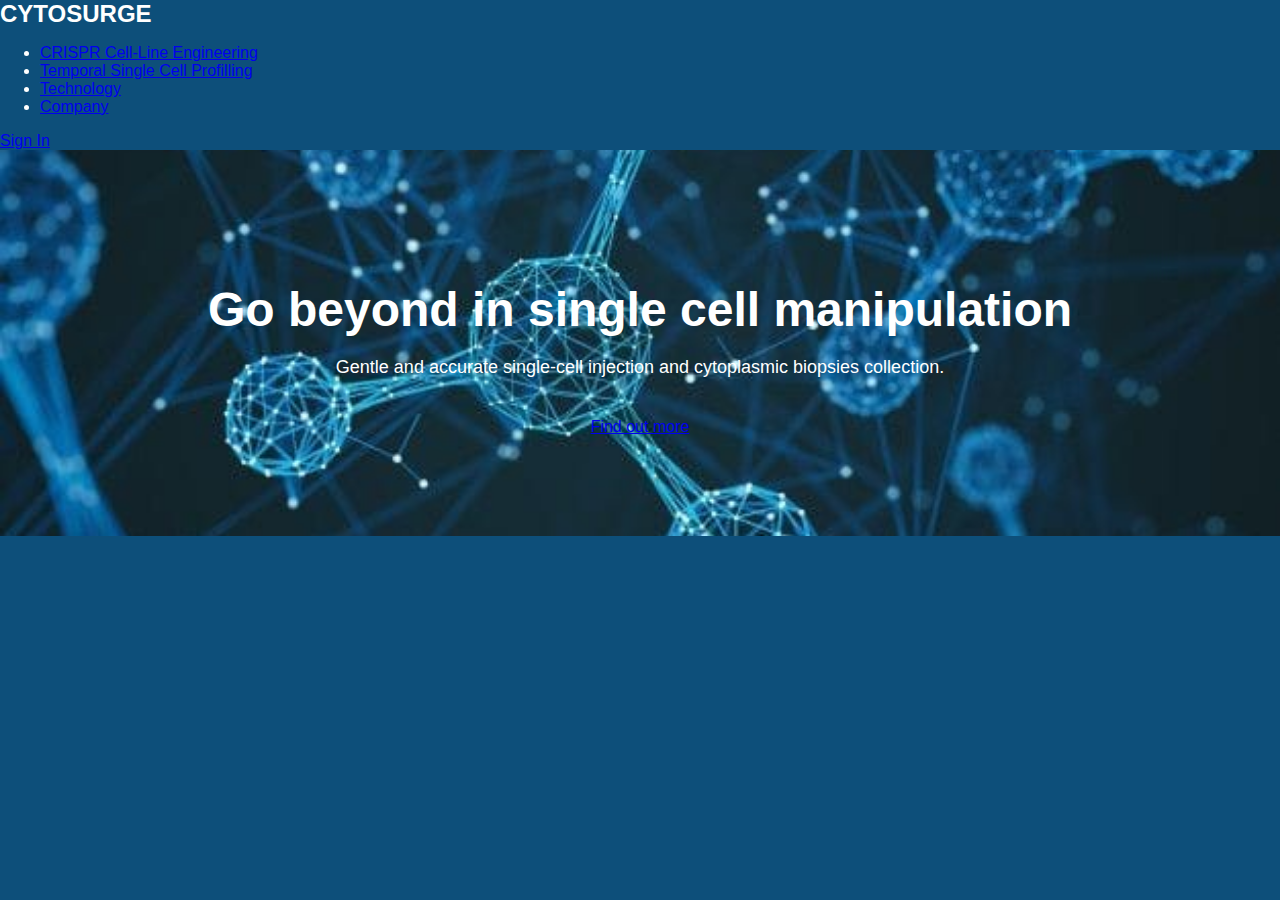
<file: project 1/index.html>
<!DOCTYPE html>
<html lang="en">
    <head>
        <meta charset="UTF-8">
        <meta name="viewport" content="width=device-width, initial-scale=1.0">
        <title> Single Cell Manipulation</title>
        <link rel="stylesheet" href="style.css">
    </head>
    <body>
        <header>
            <nav>
                <div class="logo">CYTOSURGE</div>
                <ul class="nav-links">
                    <li><a href="#">CRISPR Cell-Line Engineering</a></li>
                    <li><a href="#">Temporal Single Cell Profilling</a></li>
                    <li><a href="#">Technology</a></li>
                    <li><a href="#">Company</a></li>
                </ul>
              <a href="#" class="sign-in">Sign In</a>
            </nav>
        </header>

        <section class="hero">
            <div class="hero-text">
                <h1>Go beyond in single cell manipulation</h1>
                <p>Gentle and accurate single-cell injection and cytoplasmic biopsies collection.</p>
                <a href="#" class="cta-button">Find out more</a>
            </div>
        </section>
    </body>
</html>
</file>
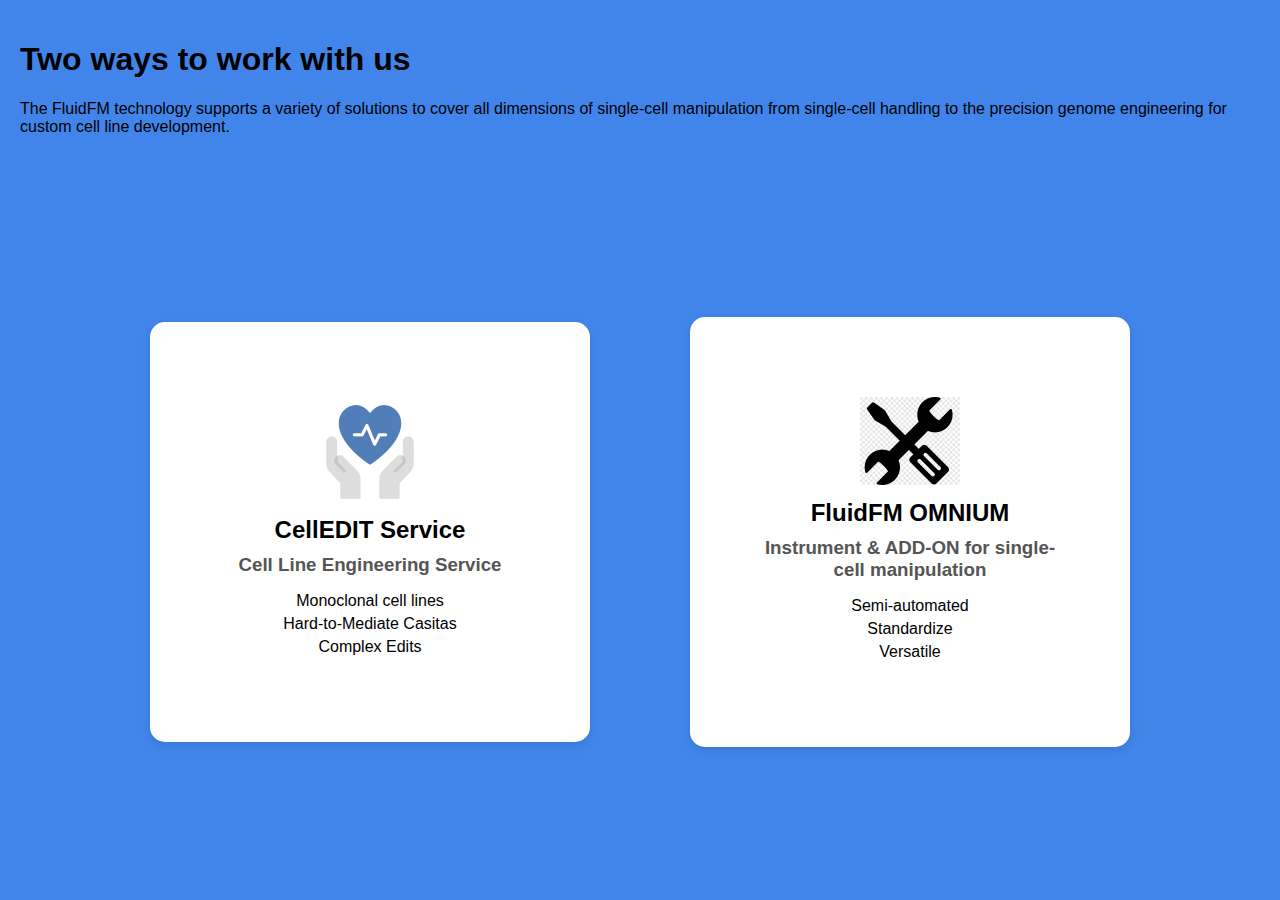
<file: project 3/index.html>
<!DOCTYPE html>
<html lang="en">
<head>
    <meta charset="UTF-8">
    <meta name="viewport" content="width=device-width, initial-scale=1.0">
    <title>Web Page Design</title>
    <link rel="stylesheet" href="style.css">
</head>
<body>
    <header>
        <h1>Two ways to work with us</h1>
        <p>The FluidFM technology supports a variety of solutions to cover all dimensions of single-cell manipulation from single-cell handling to the precision genome engineering for custom cell line development.</p>
    </header>
    <div class="container">
        <div class="card">
            <div class="icon"></div>
            <img src="heart.png" alt="CellEDIT Service">
            <h2>CellEDIT Service</h2>
            <h3>Cell Line Engineering Service</h3>
            <ul>
                <li>Monoclonal cell lines</li>
                <li>Hard-to-Mediate Casitas</li>
                <li>Complex Edits</li>
            </ul>
        </div>
        <div class="card">
            <div class="icon"></div>
            <img src="tools.png" alt="FluidFM OMNIUM">
            <h2>FluidFM OMNIUM</h2>
            <h3>Instrument & ADD-ON for single-cell manipulation</h3>
            <ul>
                <li>Semi-automated</li>
                <li>Standardize</li>
                <li>Versatile</li>
            </ul>
        </div>
    </div>
</body>
</html>
</file>
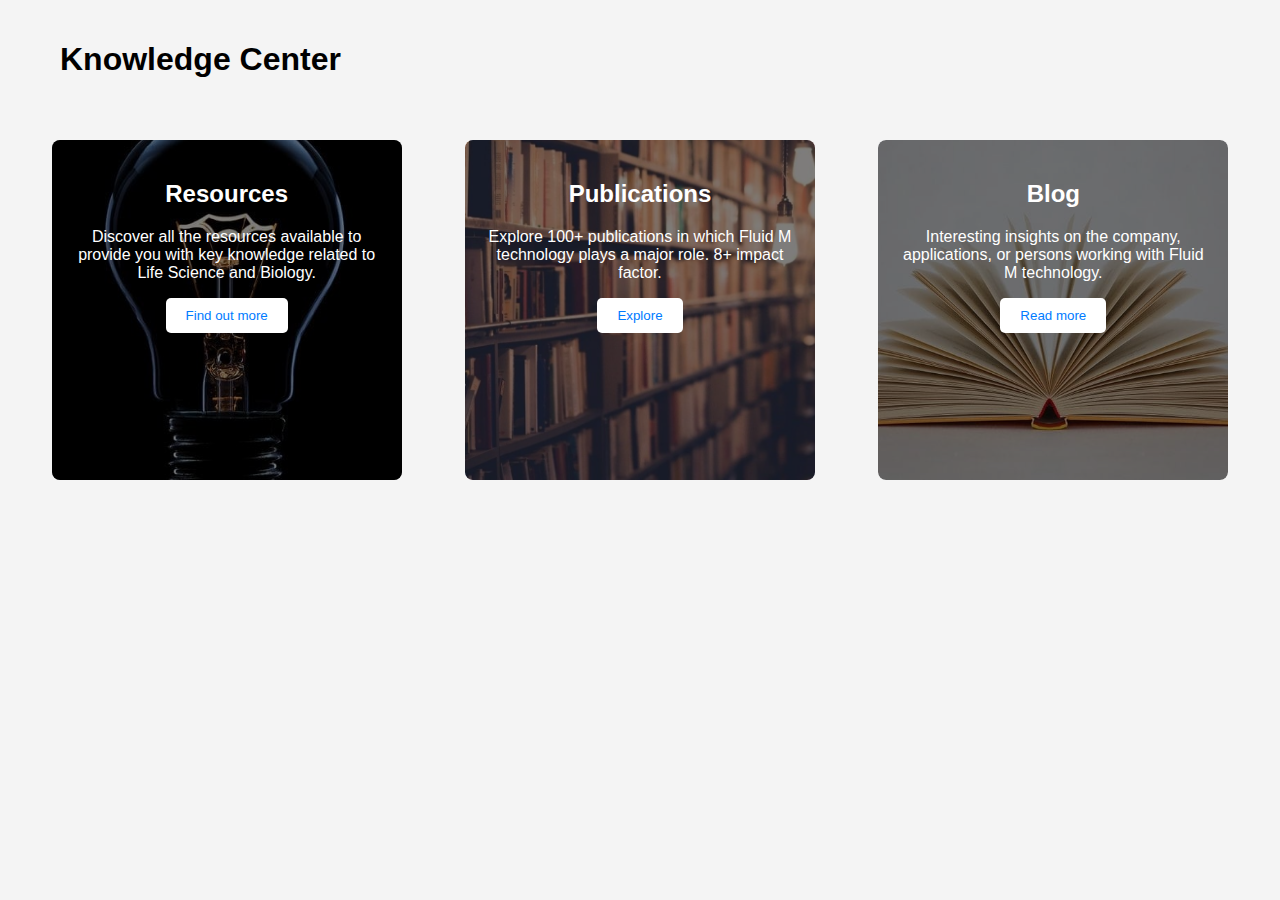
<file: project 4 2/index.html>
<!DOCTYPE html>
<html lang="en">
<head>
    <meta charset="UTF-8">
    <meta name="viewport" content="width=device-width, initial-scale=1.0">
    <title>Knowledge Center</title>
    <link rel="stylesheet" href="style.css">
</head>
<body>
    <header>
        <h1>Knowledge Center</h1>
    </header>
    <section class="cards">
        <div class="card resources">
            <h2>Resources</h2>
            <p>Discover all the resources available to provide you with key knowledge related to Life Science and Biology.</p>
            <button>Find out more</button>
        </div>
        <div class="card publications">
            <h2>Publications</h2>
            <p>Explore 100+ publications in which Fluid M technology plays a major role. 8+ impact factor.</p>
            <button>Explore</button>
        </div>
        <div class="card blog">
            <h2>Blog</h2>
            <p>Interesting insights on the company, applications, or persons working with Fluid M technology.</p>
            <button>Read more</button>
        </div>
    </section>
</body>
</html>
</file>
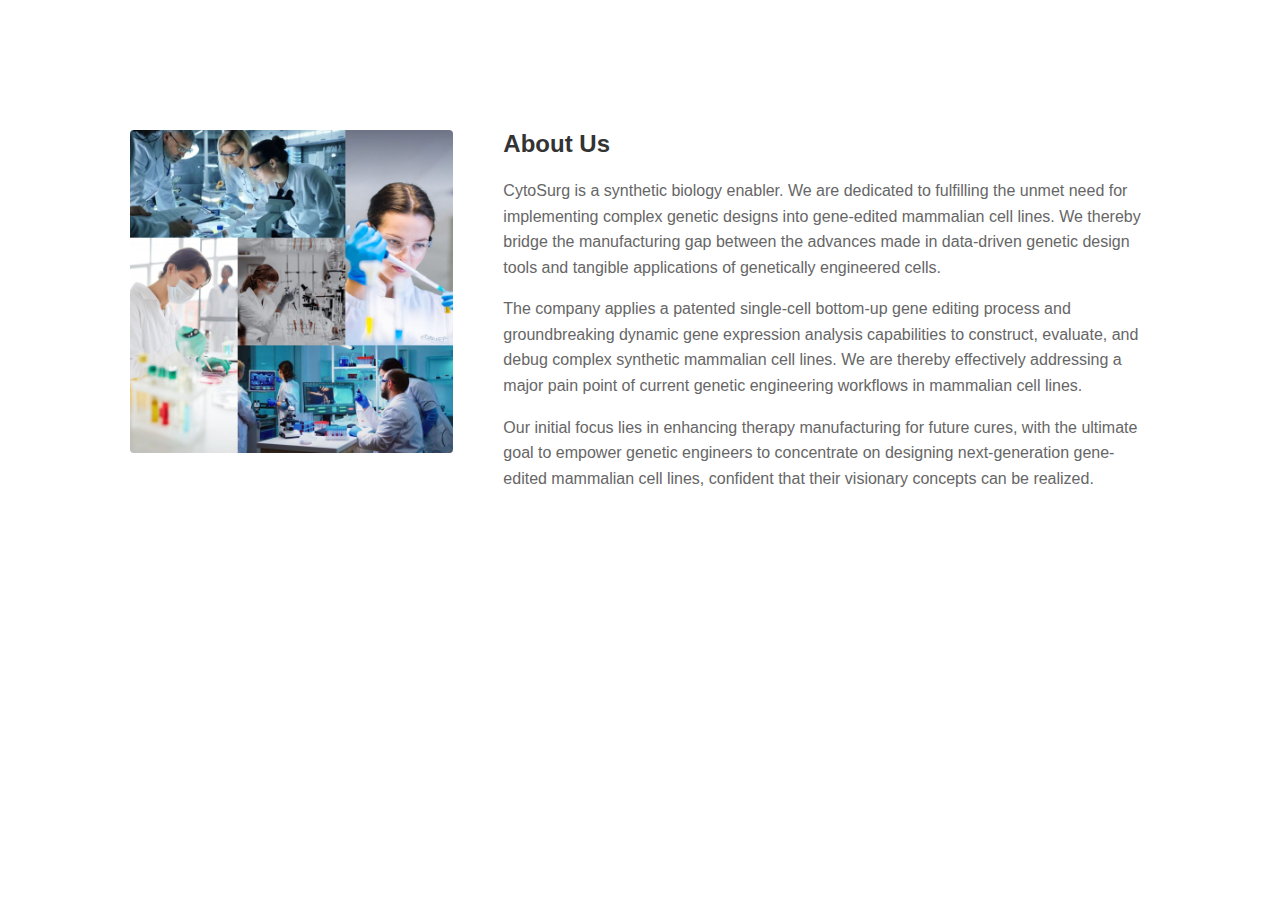
<file: project 4/index.html>
<!DOCTYPE html>
<html lang="en">
<head>
    <meta charset="UTF-8">
    <meta name="viewport" content="width=device-width, initial-scale=1.0">
    <title>About Us</title>
    <link rel="stylesheet" href="style.css">
</head>
<body>
    <section class="about-us">
        <div class="image">
            <img src="photo 4.jpg" alt="Research Image">
        </div>
        <div class="text">
            <h2>About Us</h2>
            <p>CytoSurg is a synthetic biology enabler. We are dedicated to fulfilling the unmet need for implementing complex genetic designs into gene-edited mammalian cell lines. We thereby bridge the manufacturing gap between the advances made in data-driven genetic design tools and tangible applications of genetically engineered cells.</p>
            <p>The company applies a patented single-cell bottom-up gene editing process and groundbreaking dynamic gene expression analysis capabilities to construct, evaluate, and debug complex synthetic mammalian cell lines. We are thereby effectively addressing a major pain point of current genetic engineering workflows in mammalian cell lines.</p>
            <p>Our initial focus lies in enhancing therapy manufacturing for future cures, with the ultimate goal to empower genetic engineers to concentrate on designing next-generation gene-edited mammalian cell lines, confident that their visionary concepts can be realized.</p>
        </div>
    </section>
</body>
</html>
</file>
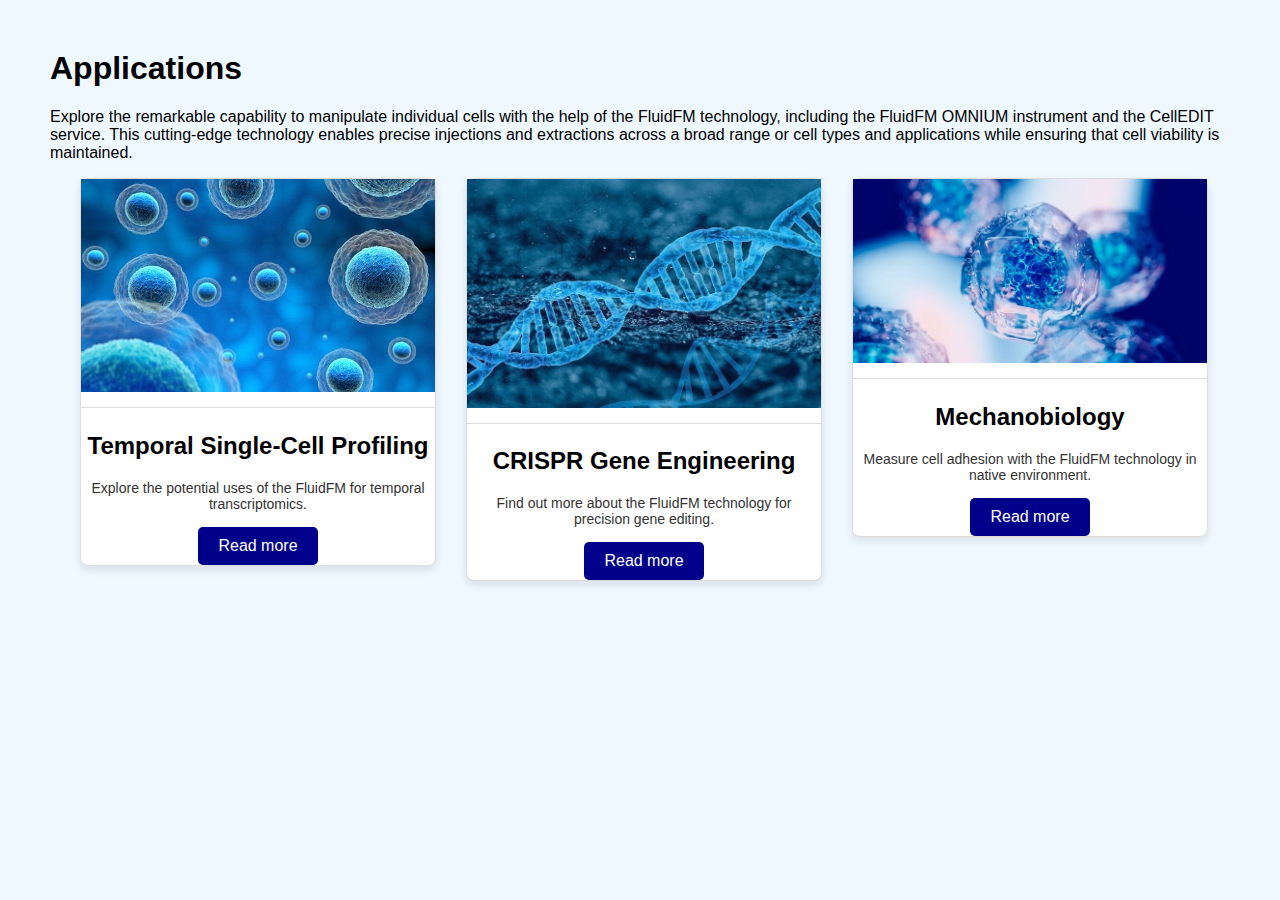
<file: project 2/test.html>
<!DOCTYPE html>
<html lang="en">
<head>
    <meta charset="UTF-8">
    <meta name="viewport" content="width=device-width, initial-scale=1.0">
    <title>Applications</title>
    <link rel="stylesheet" href="style.css">
</head>
<body>
    <div class="applications"></div>
        <h1>Applications</h1>
        <p>Explore the remarkable capability to manipulate individual cells with the help of the FluidFM technology, including the FluidFM OMNIUM
           instrument and the CellEDIT service. This cutting-edge technology enables precise injections and extractions across a broad range or cell
           types and applications while ensuring that cell viability is maintained.</p>
        <div class="application-card">
            <div class="card"></div>
            <img src="week 2 s.jpg" alt="Temporal Single-Cell Profiling">
            <h2>Temporal Single-Cell Profiling</h2>
            <p>Explore the potential uses of the FluidFM for temporal transcriptomics.</p>
            <a href="#" class="read-more-btn">Read more</a>
        </div>
        <div class="application-card">
            <img src="week 2 t.jpg" alt="CRISPR Gene Engineering">
            <h2>CRISPR Gene Engineering</h2>
            <p>Find out more about the FluidFM technology for precision gene editing.</p>
            <a href="#" class="read-more-btn">Read more</a>
        </div>
        <div class="application-card">
            <img src="week 2 .jpg" alt="Mechanobiology">
            <h2>Mechanobiology</h2>
            <p>Measure cell adhesion with the FluidFM technology in native environment.</p>
            <a href="#" class="read-more-btn">Read more</a>
        </div>
        <div class="explore"></div>
</body>
</html>
</file>
<file: project 1/style.css>
body {
    font-family: Arial, sans-serif;
    margin: 0;
    padding: 0;
    background-color: #0d4f7a;
    color: white;
}

.navbar {
    display: flex;
    justify-content: space-between;
    align-items: center;
    padding: 20px;
    background-color: #0d4f7a;
}

.logo {
    font-size: 24px;
    font-weight: bold;
}

.menu a {
    margin-left: 20px;
    color: white;
    text-decoration: none;
    font-size: 14px;
}

.sign-in a {
    color: white;
    text-decoration: none;
    border: 1px solid white;
    padding: 5px 10px;
    border-radius: 5px;
    font-size: 14px;
}

.hero {
    text-align: center;
    padding: 100px 20px;
    background: url('week 1 photo.jpg') no-repeat center/cover;
}

.hero h1 {
    font-size: 48px;
    margin-bottom: 20px;
}

.hero p {
    font-size: 18px;
    margin-bottom: 40px;
}

button {
    background-color: white;
    color: white;
    border: none;
    padding: 15px 30px;
    font-size: 18px;
    cursor: pointer;
    border-radius: 5px;
    text-transform: uppercase;
}

button:hover {
    background-color: white;
}
</file>
<file: project 3/style.css>
body {
    font-family: Arial, sans-serif;
    background-color: #4185eb;
    margin: 0;
    padding: 0;
}

header {
    text-align: left;
    padding: 20px;
    background-color: #4185eb;
    text-decoration-color: white;
}

.container {
    display: flex;
    justify-content: center;
    align-items: center;
    height: 80vh;
}

.card {
    background-color: #ffffff;
    border-radius: 15px;
    padding: 70px;
    margin: 50px;
    width: 300px;
    box-shadow: 0 4px 8px rgba(0, 0, 0, 0.1);
    text-align: center;
}

.icon {
    font-size: 50px;
    margin-bottom: 10px;
}

h2 {
    margin: 10px 0;
}

h3 {
    margin: 10px 0;
    color: #555;
}

ul {
    list-style-type: none;
    padding: 0;
}

li {
    margin: 5px 0;
}
</file>
<file: project 4 2/style.css>
body {
    font-family: Arial, sans-serif;
    margin: 0;
    padding: 0;
    background-color: #f4f4f4;
}

header {
    color: black;
    padding: 20px;
    margin-left: 40px;
    
}

.cards {
    display: flex;
    justify-content: space-around;
    padding: 20px;
}

.card {
    background-color: #007BFF;
    color: white;
    padding: 20px;
    border-radius: 8px;
    width: 25%;
    text-align: center;
    background-size: cover;
    background-position: center;
    position: relative;
    overflow: hidden;
    height: 300px; /* Set a fixed height for the cards */
}

.card::before {
    content: "";
    position: absolute;
    top: 0;
    left: 0;
    width: 100%;
    height: 100%;
    background-color: rgba(0, 0, 0, 0.5); /* Dark overlay */
    border-radius: 8px;
    z-index: 0;
}

.card h2, .card p, .card button {
    position: relative;
    z-index: 1;
}

.card h2 {
    margin-top: 20;
}

.card button {
    background-color: white;
    color: #007BFF;
    border: none;
    padding: 10px 20px;
    border-radius: 5px;
    cursor: pointer;
}

.card button:hover {
    background-color: #0056b3;
    color: white;
}

.resources {
    background-image: url('w 4 3.jpg');
}

.publications {
    background-image: url('w 4 1.jpg');
}

.blog {
    background-image: url('w 4 2.jpg');
}
</file>
<file: project 4/style.css>
body {
    font-family: Arial, sans-serif;
    margin: 0;
    padding: 0;
    background-color: white;
}

.about-us {
    display: flex;
    padding: 80px;
    background-color: #fff;
    margin: 50px;
    border-radius: 8px;
}

.image {
    flex: 1;
}

.image img {
    width: 100%;
    border-radius: 4px;
}

.text {
    flex: 2;
    padding-left: 50px;
}

.text h2 {
    margin-top: 0;
    color: #333;
}

.text p {
    line-height: 1.6;
    color: #666;
}
</file>
<file: project 2/style.css>
body {
    font-family: Arial, sans-serif;
    background-color: #f0f8ff;
    margin: 50px;
    padding: 0;
}

.applications-section {
    display: flex;
    justify-content: space-between;
    padding: 50px;
}

.application-card {
    width: 30%;
    margin-left: 30px;
    background-color: #ffffff;
    border: 1px solid #ddd;
    border-radius: 8px;
    box-shadow: 0 4px 8px rgba(0, 0, 0, 0.1);
    text-align: center;
    float: left;
}

.application-card img {
    width: 100%;
    height: auto;
    border-bottom: 1px solid #ddd;
    padding-bottom: 15px;
}

.application-card h3 {
    color: #00008b;
    margin: 15px 0;
}

.application-card p {
    color: #333;
    font-size: 14px;
    margin: 15px 0;
}

.explore {
    clear:both
}

.read-more-btn {
    display: inline-block;
    padding: 10px 20px;
    color: #ffffff;
    background-color: #00008b;
    text-decoration: none;
    border-radius: 5px;
    transition: background-color 0.3s;
}

.read-more-btn:hover {
    background-color: #0056b3;
}
</file>
